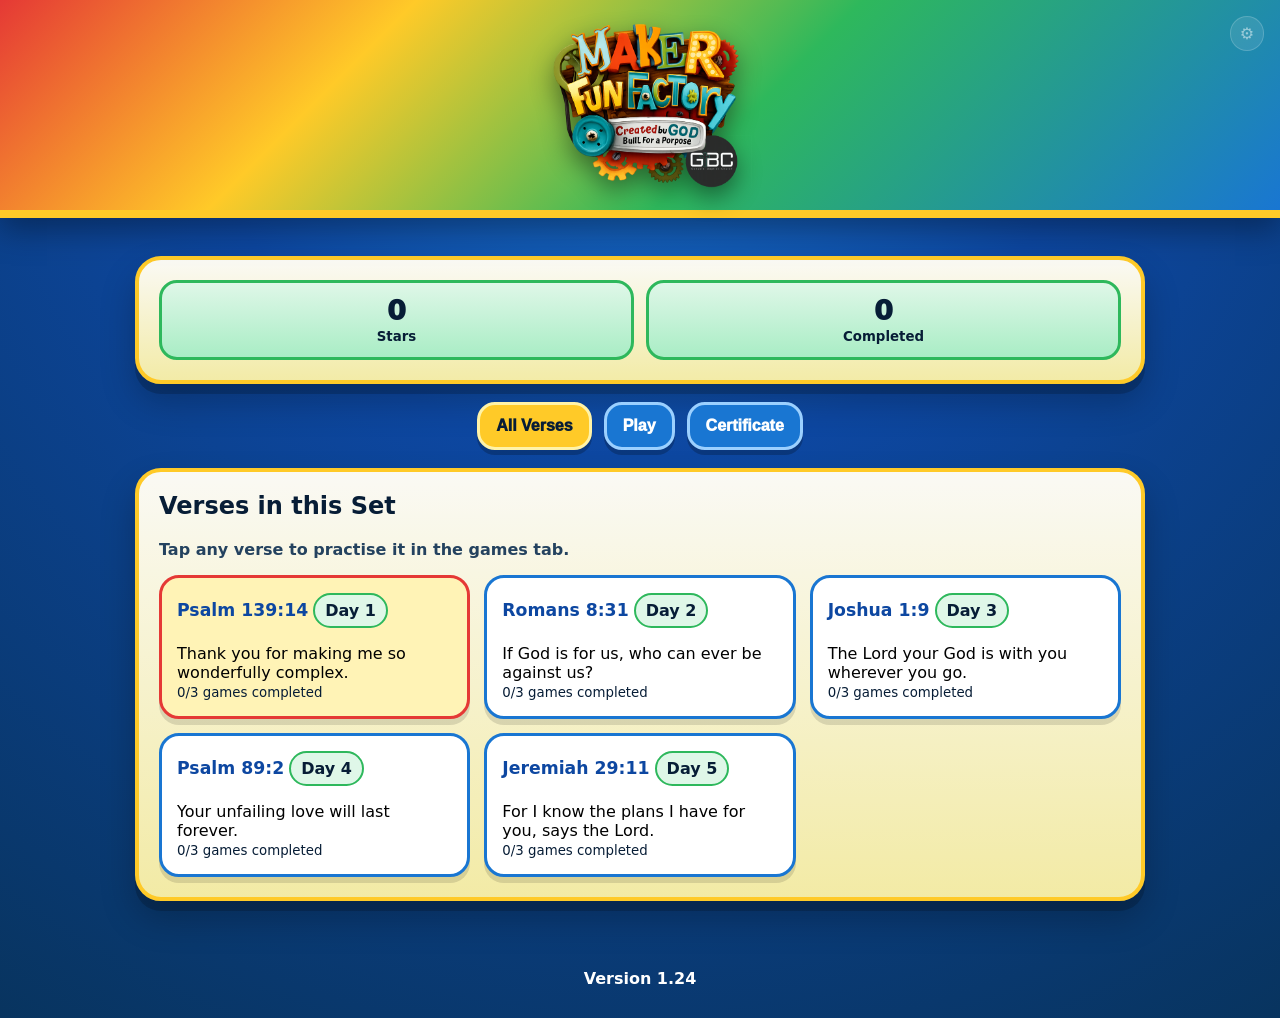
<file: index.html>
<!doctype html><html lang="en"><head><meta charset="utf-8"><meta name="viewport" content="width=device-width,initial-scale=1"><title>The Verse Vault v1.24</title><link rel="manifest" href="manifest.json"><link rel="stylesheet" href="styles.css"><meta name="theme-color" content="#1e6fc5"></head><body><header class="hero"><div id="brandImageWrap" class="titleLogoWrap"></div><a class="adminLink discreetAdmin" href="admin/index.html" title="Admin">⚙</a></header><main><section class="panel stats"><div><span id="stars">0</span><small>Stars</small></div><div><span id="done">0</span><small>Completed</small></div></section><nav class="tabs" aria-label="App tabs"><button class="tab active" data-tab="versesTab">All Verses</button><button class="tab" data-tab="playTab">Play</button><button class="tab" data-tab="certificateTab">Certificate</button></nav><section id="playTab" class="tabPage"><section class="panel games"><h2>Games</h2><div class="buttonRow"><button data-game="missing" class="greenBtn">Finish the Verse</button><button data-game="order" class="blueBtn">Verse Builder</button><button data-game="quiz" class="redBtn">Name that Verse</button></div><div id="gameArea" class="gameArea"><p>Choose a game to begin.</p></div></section></section><section id="versesTab" class="tabPage active"><section class="panel"><h2>Verses in this Set</h2><p class="hint">Tap any verse to practise it in the games tab.</p><div id="verseList" class="verseCards"></div></section></section><section id="certificateTab" class="tabPage"><section class="panel certificatePanel"><h2>Certificate</h2><p class="hint">Master all current verses to unlock and print a certificate.</p><label>Learner name</label><input id="certificateName" placeholder="Learner name"><div id="certificatePreview" class="certificatePreview"></div><div class="buttonRow"><button id="printCertificate" class="greenBtn">Print Certificate</button></div><div class="progressManagement"><h3>Progress Management</h3><p class="hint">Reset only the player progress on this device. Verse lists, collections, logo and admin settings will stay saved.</p><button id="resetProgress" class="danger">Reset Progress</button></div></section></section></main><footer>Version 1.24</footer><script src="app.js"></script></body></html>
</file>
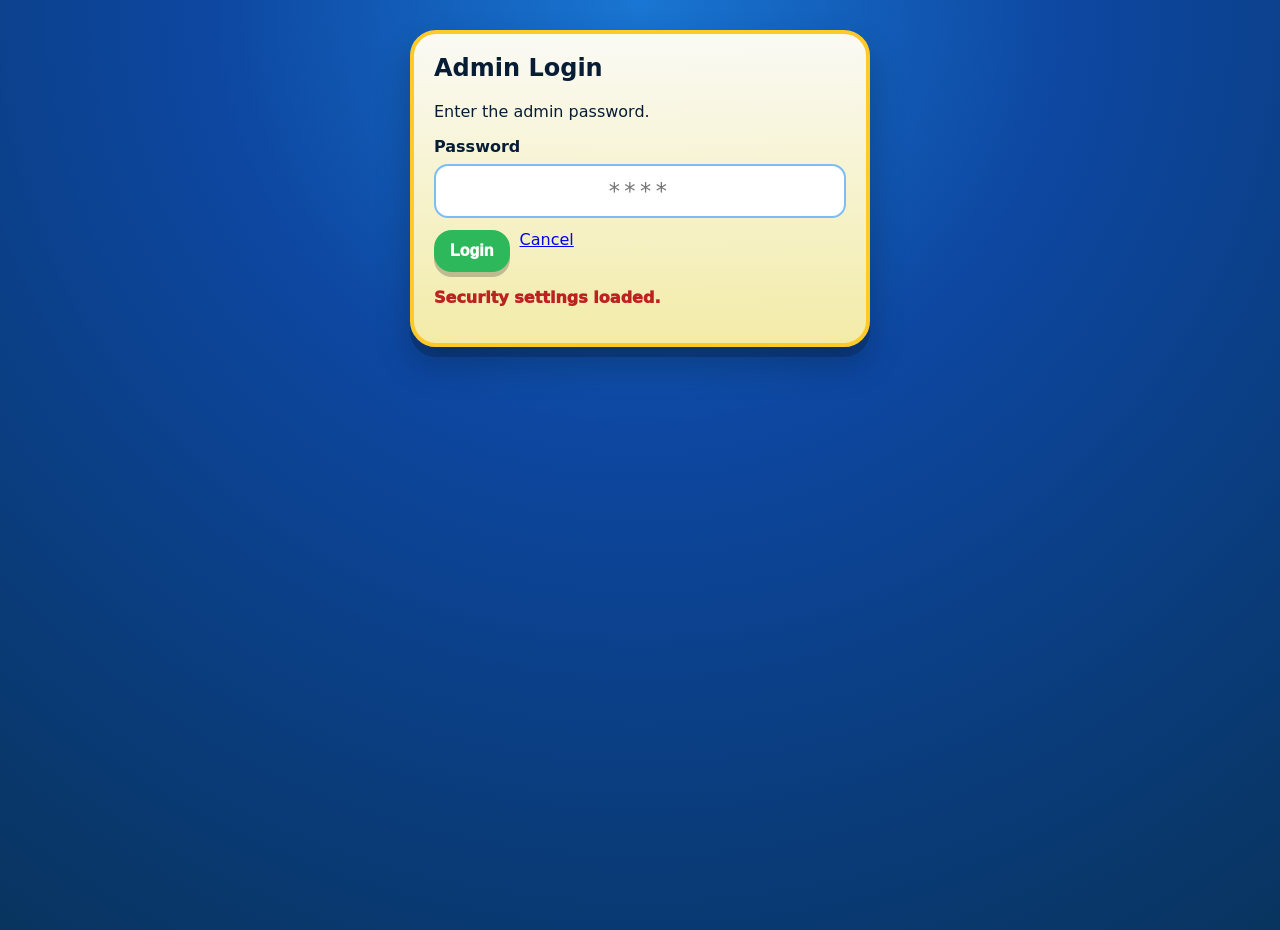
<file: admin/index.html>
<!doctype html><html lang="en"><head><meta charset="utf-8"><meta name="viewport" content="width=device-width,initial-scale=1"><title>The Verse Vault Admin v1.24</title><link rel="stylesheet" href="../styles.css"><meta name="theme-color" content="#1e6fc5"></head><body><div id="loginGate" class="securityGate panel"><h2>Admin Login</h2><p>Enter the admin password.</p><label>Password</label><input id="adminPasswordInput" type="password" placeholder="****"><div class="buttonRow"><button id="adminLogin" class="greenBtn">Login</button><a class="buttonLike" href="../index.html">Cancel</a></div><p id="loginMessage" class="bad"></p></div><div id="adminApp" style="display:none"><header class="hero"><div id="previewLogo" class="titleLogoWrap"></div><a class="adminLink" href="../index.html">Game</a></header><main><section class="panel"><h2>Admin Companion - Version 1.24</h2><p>This admin app can work in local JSON mode or save directly to a GitHub repository when the app is hosted on GitHub Pages.</p></section><section class="panel"><h2>Certificate Settings</h2><p>Name the current memory verse list for printed certificates.</p><label>Certificate memory verse list name</label><input id="certificateCollectionName" placeholder="Sunday School Memory Verses"><button id="saveCertificateName" class="greenBtn">Save Certificate Name</button></section><section class="panel adminGrid"><div><h2>Branding</h2><p>The game title bar uses an image instead of text. If no image is loaded, the default Verse Vault logo is used.</p><div class="brandingPreviewBox"><label>Current title logo</label><div id="brandingLogoPreview" class="brandingLogoPreview"></div></div><label>Transparent PNG title image</label><input id="logoUpload" type="file" accept="image/png" class="hiddenFile"><div class="adminLogoTools"><button id="chooseLogo" class="blueBtn" type="button">Choose PNG Image</button><button id="saveBrandingGithub" class="greenBtn" type="button">Save Branding to GitHub</button><button id="clearLogo" class="danger" type="button">Remove Custom Image</button><button id="restoreLogo" class="secondary" type="button">Restore Default Logo</button></div><p id="brandingMessage" class="hint"></p></div></section><section class="panel"><h2>Add / Edit Verse</h2><input id="editingId" type="hidden"><label>Reference</label><input id="reference" placeholder="John 3:16"><label>Category</label><input id="category" placeholder="God's Love"><label>Verse text</label><textarea id="text" rows="5" placeholder="Enter verse text..."></textarea><div class="buttonRow"><button id="saveVerse" class="greenBtn">Save Verse</button><button id="newVerse" class="secondary">New Verse</button></div></section><section class="panel"><h2>Verses</h2><div id="verseList"></div></section><section class="panel"><h2>Verse Collections</h2><p>Save the current verses into a named collection, then load it later when needed.</p><div class="collectionTools"><div><label>Collection name</label><input id="collectionName" placeholder="Sunday School Term 1"></div><button id="saveCollection" class="greenBtn">Save Collection</button></div><label>Load saved collection</label><select id="collectionSelect"></select><div class="buttonRow"><button id="loadCollection" class="blueBtn">Load Collection</button><button id="deleteCollection" class="danger">Delete Collection</button><button id="duplicateCollection" class="secondary">Duplicate Collection</button></div><div id="collectionList" class="collectionList"></div></section><section class="panel"><h2>Security</h2><p>Change the admin password. The default password is <strong>0000</strong>. When GitHub settings are configured, the new password is saved globally for all browsers.</p><label>Current password</label><input id="currentPassword" type="password"><label>New password</label><input id="newPassword" type="password" minlength="4"><label>Confirm new password</label><input id="confirmPassword" type="password" minlength="4"><button id="changePassword" class="redBtn">Change Password</button><p id="securityMessage"></p></section><section class="panel"><h2>GitHub Online Storage</h2><p class="hint">Optional: connect to a GitHub repository so Admin can load and save <code>data/verses.json</code> online without exporting and uploading manually. Keep your token private; it is stored only in this browser.</p><div class="githubGrid"><div><label>GitHub owner / username</label><input id="githubOwner" placeholder="your-github-name"></div><div><label>Repository name</label><input id="githubRepo" placeholder="the-verse-vault"></div><div><label>Branch</label><input id="githubBranch" placeholder="main"></div><div><label>File path</label><input id="githubPath" placeholder="data/verses.json"></div></div><label>GitHub token</label><input id="githubToken" type="password" placeholder="Fine-grained token with Contents read/write"><div class="buttonRow"><button id="saveGithubSettings" class="greenBtn">Save GitHub Settings</button><button id="loadGithubJson" class="blueBtn">Load Online verses.json</button><button id="saveGithubJson" class="redBtn">Save Online to GitHub</button><button id="clearGithubSettings" class="secondary">Clear GitHub Settings</button></div><p id="githubMessage" class="hint"></p></section><section class="panel"><h2>Publish / Backup</h2><div class="buttonRow"><button id="exportJson">Export Backup</button><button id="copyJson" class="secondary">Copy JSON</button><button id="resetDemo" class="danger">Reset Demo Data</button></div><div class="restoreBox"><h3>Restore Backup</h3><p class="hint">Restore verses and collections from a Verse Vault JSON backup. Your admin password will not be changed.</p><input id="restoreFile" type="file" accept="application/json,.json"><div class="buttonRow"><button id="restoreBackup" class="blueBtn">Restore Backup</button></div><p id="restoreMessage"></p></div><textarea id="jsonOutput" rows="10" placeholder="Exported JSON will appear here"></textarea></section></main></div><script src="admin.js"></script></body></html>
</file>
<file: styles.css>
:root{--red:#e53935;--yellow:#ffca28;--green:#2eb85c;--blue:#1976d2;--blue2:#0d47a1;--gold:#ffca28;--cream:#fff8dc;--navy:#071d36;--white:#fffdf6}*{box-sizing:border-box}body{margin:0;font-family:system-ui,-apple-system,Segoe UI,sans-serif;background:radial-gradient(circle at top,#1976d2 0,#0d47a1 38%,#08345f 100%);color:var(--navy);min-height:100vh}.hero{min-height:185px;display:flex;align-items:center;justify-content:center;padding:18px;position:relative;background:linear-gradient(135deg,var(--red),var(--yellow) 28%,var(--green) 58%,var(--blue));border-bottom:8px solid var(--gold);box-shadow:0 12px 30px rgba(0,0,0,.35)}.titleLogoWrap{text-align:center}.brandImg{max-height:170px;max-width:min(720px,86vw);object-fit:contain;filter:drop-shadow(0 10px 12px rgba(0,0,0,.45))}.version{margin:0;font-weight:900;color:var(--yellow)}h1{margin:0;font-size:clamp(2rem,8vw,4rem)}h2{margin-top:0}.adminLink{position:absolute;right:16px;top:16px;background:rgba(255,255,255,.18);color:white;padding:7px 9px;border-radius:999px;text-decoration:none;font-weight:900;border:1px solid rgba(255,255,255,.35);box-shadow:none;font-size:1rem;opacity:.55}main{max-width:1050px;margin:0 auto;padding:20px}.panel{background:linear-gradient(180deg,rgba(255,253,246,.98),rgba(255,244,168,.95));border:4px solid var(--gold);border-radius:26px;padding:20px;margin:18px 0;box-shadow:0 10px 0 rgba(0,0,0,.18),0 18px 35px rgba(0,0,0,.24)}.stats{display:grid;grid-template-columns:repeat(2,1fr);gap:12px;text-align:center}.stats div{background:linear-gradient(180deg,#dff7e8,#a9edc5);border:3px solid var(--green);border-radius:18px;padding:12px}.stats span{display:block;font-size:1.7rem;font-weight:1000}.stats small{font-weight:900}.tabs{display:flex;gap:12px;justify-content:center;flex-wrap:wrap;margin:16px 0}.tab{background:var(--blue);color:white;border:3px solid #9bd0ff}.tab.active{background:var(--gold);color:var(--navy);border-color:#fff3a8}.tabPage{display:none}.tabPage.active{display:block}.featuredVerse{border-color:#6edc8d}.hint{font-weight:800;color:#24425f}label{font-weight:900}select,input,textarea{width:100%;padding:12px;border:2px solid #7dbdf2;border-radius:14px;font:inherit;margin:8px 0 12px;background:white}blockquote{font-size:1.35rem;line-height:1.5;background:#fff8c8;border-left:10px solid var(--gold);border-radius:16px;margin:12px 0;padding:16px}.pill{display:inline-block;background:#dff7e8;border:2px solid var(--green);padding:6px 10px;border-radius:999px;font-weight:900}.buttonRow{display:flex;flex-wrap:wrap;gap:10px}button{border:0;border-radius:18px;background:var(--gold);color:var(--navy);font-weight:1000;font-size:1rem;padding:12px 16px;box-shadow:0 5px 0 rgba(0,0,0,.22);cursor:pointer}button:hover{transform:translateY(-1px)}button.secondary{background:var(--blue);color:white}.greenBtn{background:var(--green);color:white}.blueBtn{background:var(--blue);color:white}.redBtn,button.danger{background:var(--red);color:white}.gameArea{margin-top:16px}.wordBank{display:flex;gap:8px;flex-wrap:wrap;margin:12px 0}.chip{background:#dff2ff;color:var(--navy);border:2px solid #5db8ff;border-radius:999px;padding:8px 12px;cursor:pointer;font-weight:900}.blank{display:inline-block;min-width:80px;border-bottom:3px dashed var(--navy);text-align:center;margin:0 4px}.answerBox{min-height:48px;background:#f7fbff;border:2px dashed #5db8ff;border-radius:14px;padding:10px;margin:10px 0}.ok{color:#168044;font-weight:1000}.bad{color:#bd2222;font-weight:1000}.verseCards{display:grid;grid-template-columns:repeat(auto-fit,minmax(240px,1fr));gap:14px}.verseCard{background:white;border:3px solid var(--blue);border-radius:20px;padding:15px;box-shadow:0 6px 0 rgba(0,0,0,.12);cursor:pointer}.verseCard.active{border-color:var(--red);background:#fff3b6}.verseCard strong{color:var(--blue2);font-size:1.08rem}.verseCard p{margin-bottom:0}.adminGrid{display:grid;grid-template-columns:1fr 1fr;gap:16px}.adminLogoTools{display:flex;gap:10px;flex-wrap:wrap}footer{text-align:center;padding:30px;font-weight:800;color:white}@media(max-width:720px){.hero{min-height:145px}.brandImg{max-height:120px}.adminLink{right:10px;top:10px;padding:8px 10px}.stats,.adminGrid{grid-template-columns:1fr}blockquote{font-size:1.1rem}.verseCards{grid-template-columns:1fr}}
.inlineMissing,.gameArea input.missing{display:inline-block!important;width:min(8.5ch,90px)!important;min-width:52px!important;max-width:95px!important;padding:3px 6px!important;margin:0 3px!important;border:2px solid #5db8ff!important;border-radius:8px!important;text-align:center!important;font-weight:900!important;font-size:.95em!important;background:#e9f7ff!important;vertical-align:baseline!important;color:#d32f2f!important}.gameArea blockquote{overflow-wrap:anywhere}.gameArea blockquote .inlineMissing{line-height:1.1}.selectedVerseNote{background:#eaf7ff;border:2px solid #7dbdf2;border-radius:14px;padding:10px;margin:0 0 12px}

/* v1.24 updates */
#verseList .verseCard p{color:#000000!important;}
#answerBox{display:flex;flex-wrap:wrap;align-items:flex-start;gap:8px;align-content:flex-start;overflow-wrap:normal;}
#answerBox .chip{display:inline-flex;flex:0 0 auto;margin:0;white-space:nowrap;}

/* v1.24 updates */
.discreetAdmin:hover{opacity:1;background:rgba(255,255,255,.28);}
.securityGate{max-width:460px;margin:30px auto;}
.securityGate input{font-size:1.4rem;text-align:center;letter-spacing:.2em;}
.collectionTools{display:grid;grid-template-columns:1fr auto;gap:10px;align-items:end;}
.collectionList{display:grid;gap:10px;margin-top:12px;}
.collectionItem{background:#fff;border:3px solid var(--blue);border-radius:18px;padding:12px;}
.collectionItem strong{color:var(--blue2);}
.primaryYellow{background:var(--yellow);color:var(--navy);}

/* v1.24 updates */
.protectedCollection{border-color:var(--yellow);background:#fff8c8;}
.protectedCollection strong{color:#9a5a00;}
.restoreBox{margin-top:1rem;padding:1rem;border:2px dashed rgba(25,118,210,.35);border-radius:18px;background:rgba(255,255,255,.65)}
.restoreBox h3{margin-top:0}


/* v1.24 certificate updates */
.certificatePanel label{display:block;margin-top:8px}.certificatePreview{margin-top:16px}.certificateSheet{background:linear-gradient(135deg,#fffdf6,#fff4b2);border:10px solid var(--yellow);border-radius:28px;min-height:560px;padding:34px;text-align:center;box-shadow:0 12px 35px rgba(0,0,0,.22), inset 0 0 0 8px var(--blue);position:relative;overflow:hidden}.certificateSheet:before,.certificateSheet:after{content:"";position:absolute;width:150px;height:150px;border-radius:50%;opacity:.18}.certificateSheet:before{background:var(--red);left:-50px;top:-50px}.certificateSheet:after{background:var(--green);right:-50px;bottom:-50px}.certificateLogo{max-height:125px;max-width:70%;object-fit:contain;margin-bottom:10px}.certificateSheet h1{text-transform:uppercase;letter-spacing:.06em;color:var(--blue2);font-size:clamp(1.8rem,4vw,3rem);margin:8px 0 18px}.certLine{font-size:1.15rem;font-weight:800;margin:12px 0;color:var(--navy)}.certName{font-size:clamp(2rem,6vw,4rem);font-weight:1000;color:var(--red);font-family:Georgia,serif;margin:10px 0}.certCollection{font-size:clamp(1.4rem,4vw,2.5rem);font-weight:1000;color:var(--green);margin:10px 0}.certDate{font-size:1.45rem;font-weight:1000;color:var(--blue2);margin:8px 0}.certCongrats{font-size:1.3rem;font-weight:1000;color:#9a5a00;margin-top:20px}
@media print{body{background:white!important}.hero,.tabs,.panel:not(.certificatePanel),footer,#certificateName,#printCertificate,.certificatePanel>h2,.certificatePanel>.hint,.certificatePanel>label{display:none!important}main{max-width:none;margin:0;padding:0}.tabPage{display:block!important}.certificatePanel{display:block!important;border:0!important;box-shadow:none!important;margin:0!important;padding:0!important;background:white!important}.certificatePreview{margin:0!important}.certificateSheet{width:100vw;height:100vh;min-height:0;border-radius:0;box-shadow:none;page-break-inside:avoid;display:flex;flex-direction:column;justify-content:center}@page{size:A4 landscape;margin:0}}

.certAppTitle{font-weight:1000;letter-spacing:.12em;color:var(--blue2);font-size:1.2rem;margin-bottom:4px}.certificateLocked{background:#fffdf6;border:5px solid var(--blue);border-radius:22px;padding:28px;text-align:center;color:var(--navy);box-shadow:0 8px 22px rgba(0,0,0,.16)}.certificateLocked h3{color:var(--red);margin-top:0}.certificateLocked strong{display:inline-block;margin-top:10px;background:var(--yellow);padding:10px 16px;border-radius:999px}button:disabled,input:disabled{opacity:.55;cursor:not-allowed}


/* v1.24 certificate print fixes */
.certificateSheet{
  width:min(100%,1120px);
  min-height:680px;
  margin:0 auto;
  padding:42px 56px;
  border:14px solid var(--yellow);
  border-radius:30px;
  box-shadow:0 12px 35px rgba(0,0,0,.22), inset 0 0 0 9px var(--blue), inset 0 0 0 18px var(--green);
  background:#fffdf6;
  display:flex;
  flex-direction:column;
  align-items:center;
  justify-content:center;
  gap:6px;
}
.certificateSheet:before,.certificateSheet:after{display:none!important;}
.certificateLogoBox{width:100%;display:flex;align-items:center;justify-content:center;text-align:center;margin:0 auto 8px;position:relative;z-index:2;}
.certificateLogo{display:block;margin:0 auto;max-height:165px;max-width:420px;width:auto;height:auto;object-fit:contain;}
.certCircle{position:absolute;border-radius:50%;z-index:0;pointer-events:none;background:transparent!important;}
.certCircleTopLeft{width:190px;height:190px;left:28px;top:28px;border:16px solid var(--red);opacity:.28;}
.certCircleTopRight{width:140px;height:140px;right:44px;top:48px;border:14px solid var(--blue);opacity:.26;}
.certCircleBottomLeft{width:145px;height:145px;left:52px;bottom:46px;border:14px solid var(--green);opacity:.28;}
.certCircleBottomRight{width:190px;height:190px;right:28px;bottom:28px;border:16px solid var(--yellow);opacity:.55;}
.certificateSheet h1,.certLine,.certName,.certCollection,.certDate,.certCongrats{position:relative;z-index:2;}

@media print{
  html,body{width:297mm!important;height:210mm!important;margin:0!important;padding:0!important;overflow:hidden!important;background:white!important;-webkit-print-color-adjust:exact!important;print-color-adjust:exact!important;}
  .hero,.tabs,.stats,.panel:not(.certificatePanel),footer,#certificateName,#printCertificate,.certificatePanel>h2,.certificatePanel>.hint,.certificatePanel>label{display:none!important;}
  main{width:297mm!important;height:210mm!important;max-width:none!important;margin:0!important;padding:0!important;display:block!important;}
  .tabPage{display:none!important;}
  #certificateTab{display:block!important;width:297mm!important;height:210mm!important;margin:0!important;padding:0!important;}
  .certificatePanel{display:block!important;width:297mm!important;height:210mm!important;border:0!important;box-shadow:none!important;margin:0!important;padding:0!important;background:white!important;}
  .certificatePreview{width:297mm!important;height:210mm!important;margin:0!important;padding:0!important;display:flex!important;align-items:center!important;justify-content:center!important;background:white!important;}
  .certificateSheet{box-sizing:border-box!important;width:282mm!important;height:195mm!important;min-height:0!important;margin:0!important;padding:12mm 18mm!important;border:5mm solid #ffca28!important;border-radius:0!important;box-shadow:inset 0 0 0 2.8mm #1976d2, inset 0 0 0 5.5mm #2eb85c!important;background:#fffdf6!important;display:flex!important;flex-direction:column!important;align-items:center!important;justify-content:center!important;text-align:center!important;page-break-inside:avoid!important;break-inside:avoid!important;overflow:hidden!important;}
  .certificateLogoBox{display:flex!important;justify-content:center!important;align-items:center!important;width:100%!important;margin:0 0 4mm 0!important;}
  .certificateLogo{display:block!important;margin:0 auto!important;max-height:32mm!important;max-width:92mm!important;object-fit:contain!important;}
  .certificateSheet h1{font-size:22pt!important;margin:2mm 0 5mm 0!important;line-height:1.1!important;}
  .certLine{font-size:10.5pt!important;margin:2.4mm 0!important;line-height:1.2!important;}
  .certName{font-size:28pt!important;margin:2mm 0!important;line-height:1.1!important;}
  .certCollection{font-size:20pt!important;margin:2mm 0!important;line-height:1.1!important;}
  .certDate{font-size:14pt!important;margin:2mm 0!important;line-height:1.1!important;}
  .certCongrats{font-size:12pt!important;margin-top:5mm!important;line-height:1.2!important;}
  .certCircle{display:block!important;background:transparent!important;}
  .certCircleTopLeft{width:46mm!important;height:46mm!important;left:11mm!important;top:11mm!important;border:4mm solid #e53935!important;opacity:.28!important;}
  .certCircleTopRight{width:34mm!important;height:34mm!important;right:14mm!important;top:15mm!important;border:3.5mm solid #1976d2!important;opacity:.26!important;}
  .certCircleBottomLeft{width:34mm!important;height:34mm!important;left:15mm!important;bottom:14mm!important;border:3.5mm solid #2eb85c!important;opacity:.28!important;}
  .certCircleBottomRight{width:46mm!important;height:46mm!important;right:11mm!important;bottom:11mm!important;border:4mm solid #ffca28!important;opacity:.55!important;}
  @page{size:A4 landscape;margin:0;}
}

/* v1.24 GitHub admin integration */
.githubGrid{display:grid;grid-template-columns:repeat(auto-fit,minmax(180px,1fr));gap:12px;margin:10px 0}.githubGrid input{width:100%}#githubMessage.ok{color:#0b7d2b;font-weight:900}#githubMessage.bad{color:#c62828;font-weight:900}

.hiddenFile{position:absolute;left:-9999px;width:1px;height:1px;opacity:0}.adminLogoTools{align-items:center}

.brandingPreviewBox{background:#fff;border:3px dashed var(--blue);border-radius:20px;padding:14px;margin:12px 0;text-align:center}
.brandingLogoPreview{display:flex;align-items:center;justify-content:center;min-height:130px;background:linear-gradient(135deg,rgba(229,57,53,.12),rgba(255,202,40,.18),rgba(46,184,92,.12),rgba(25,118,210,.12));border-radius:16px;padding:12px}
.brandingLogoPreview .brandImg{max-height:150px;max-width:100%;}
</file>
